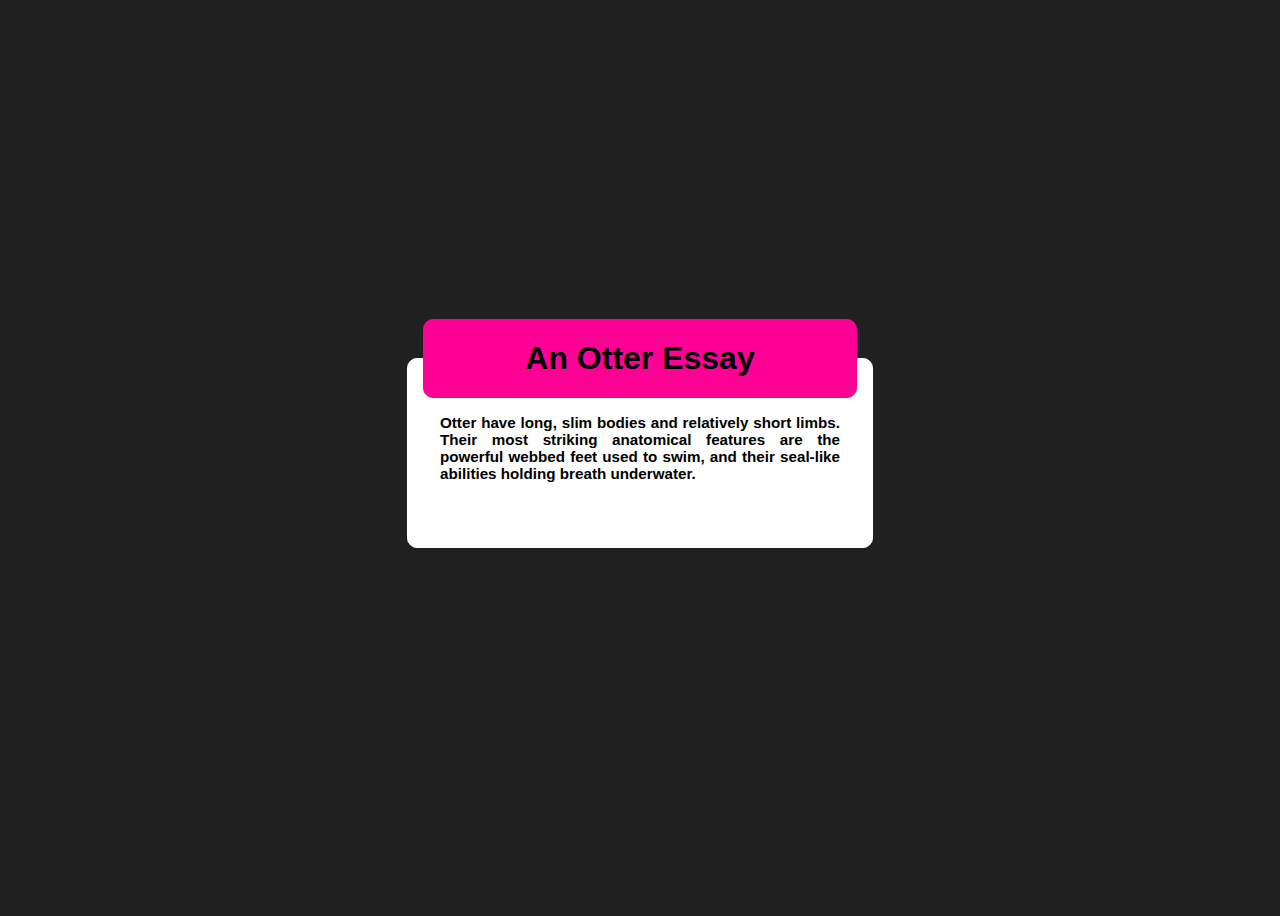
<file: css/index.html>
<!DOCTYPE html>
<html lang="en">
  <head>
    <meta charset="UTF-8" />
    <meta name="viewport" content="width=device-width, initial-scale=1.0" />
    <title>Assignment 1</title>
    <link rel="stylesheet" href="./styles/assignment1.css" />
  </head>
  <body>
    <div class="main">
      <div class="parent">
        <h1>An Otter Essay</h1>
      </div>
      <p class="child">
        Otter have long, slim bodies and relatively short limbs. Their most
        striking anatomical features are the powerful webbed feet used to swim,
        and their seal-like abilities holding breath underwater.
      </p>
    </div>
  </body>
</html>
</file>
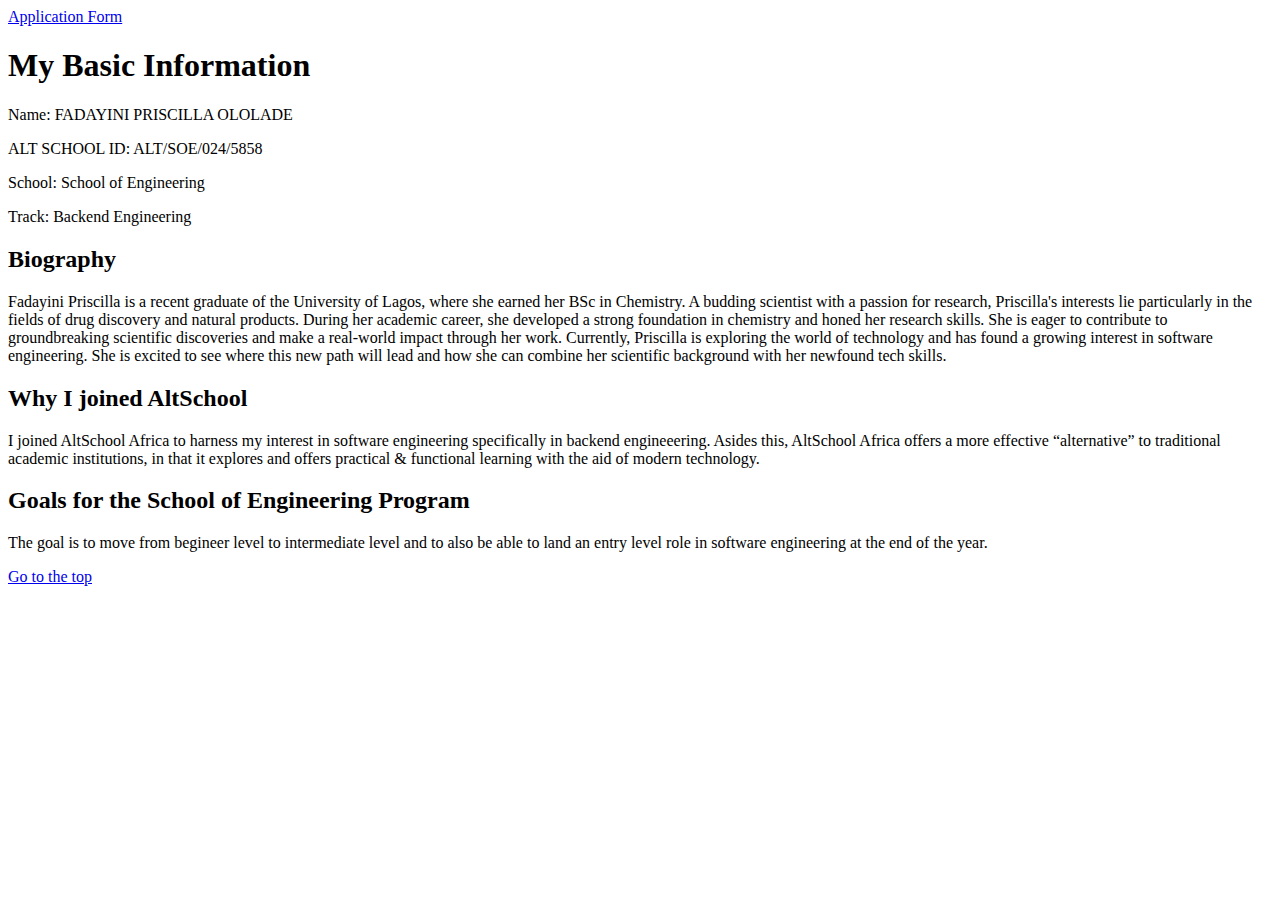
<file: HTML Assignment 1/index.html>
<!DOCTYPE html>
<html lang="en">
<head>
    <meta charset="UTF-8">
    <meta name="viewport" content="width=device-width, initial-scale=1.0">
    <title>My Basic Information</title>
</head>
<body id="top">
    <a href="./form.html">Application Form</a>
    <main>
        <h1>My Basic Information</h1>
        <p>Name: FADAYINI PRISCILLA OLOLADE</p>
        <p>ALT SCHOOL ID: ALT/SOE/024/5858</p>
        <p>School: School of Engineering</p>
        <p>Track: Backend Engineering</p>
        <section>
            <h2> Biography</h2>
            <p>Fadayini Priscilla is a recent graduate of the University of Lagos, where she earned her BSc in Chemistry.  A budding scientist with a passion for research, Priscilla's interests lie particularly in the fields of drug discovery and natural products.  During her academic career, she developed a strong foundation in chemistry and honed her research skills.  She is eager to contribute to groundbreaking scientific discoveries and make a real-world impact through her work.  Currently, Priscilla is exploring the world of technology and has found a growing interest in software engineering.  She is excited to see where this new path will lead and how she can combine her scientific background with her newfound tech skills.</p>
        </section>
        <section>
            <h2> Why I joined AltSchool</h2>
            <p>I joined AltSchool Africa to harness my interest in software engineering specifically in backend engineeering. Asides this,  AltSchool Africa offers a more effective “alternative” to traditional academic institutions, in that it explores and offers practical & functional learning with the aid of modern technology.</p>
        </section>
        <section>
            <h2> Goals for the School of Engineering Program</h2>
            <p>The goal is to move from begineer level to intermediate level and to also be able to land an entry level role in software engineering at the end of the year.</p>
        </section>
    </main>
    <footer><a href="#top">Go to the top</footer>
</body>
</html>
</file>
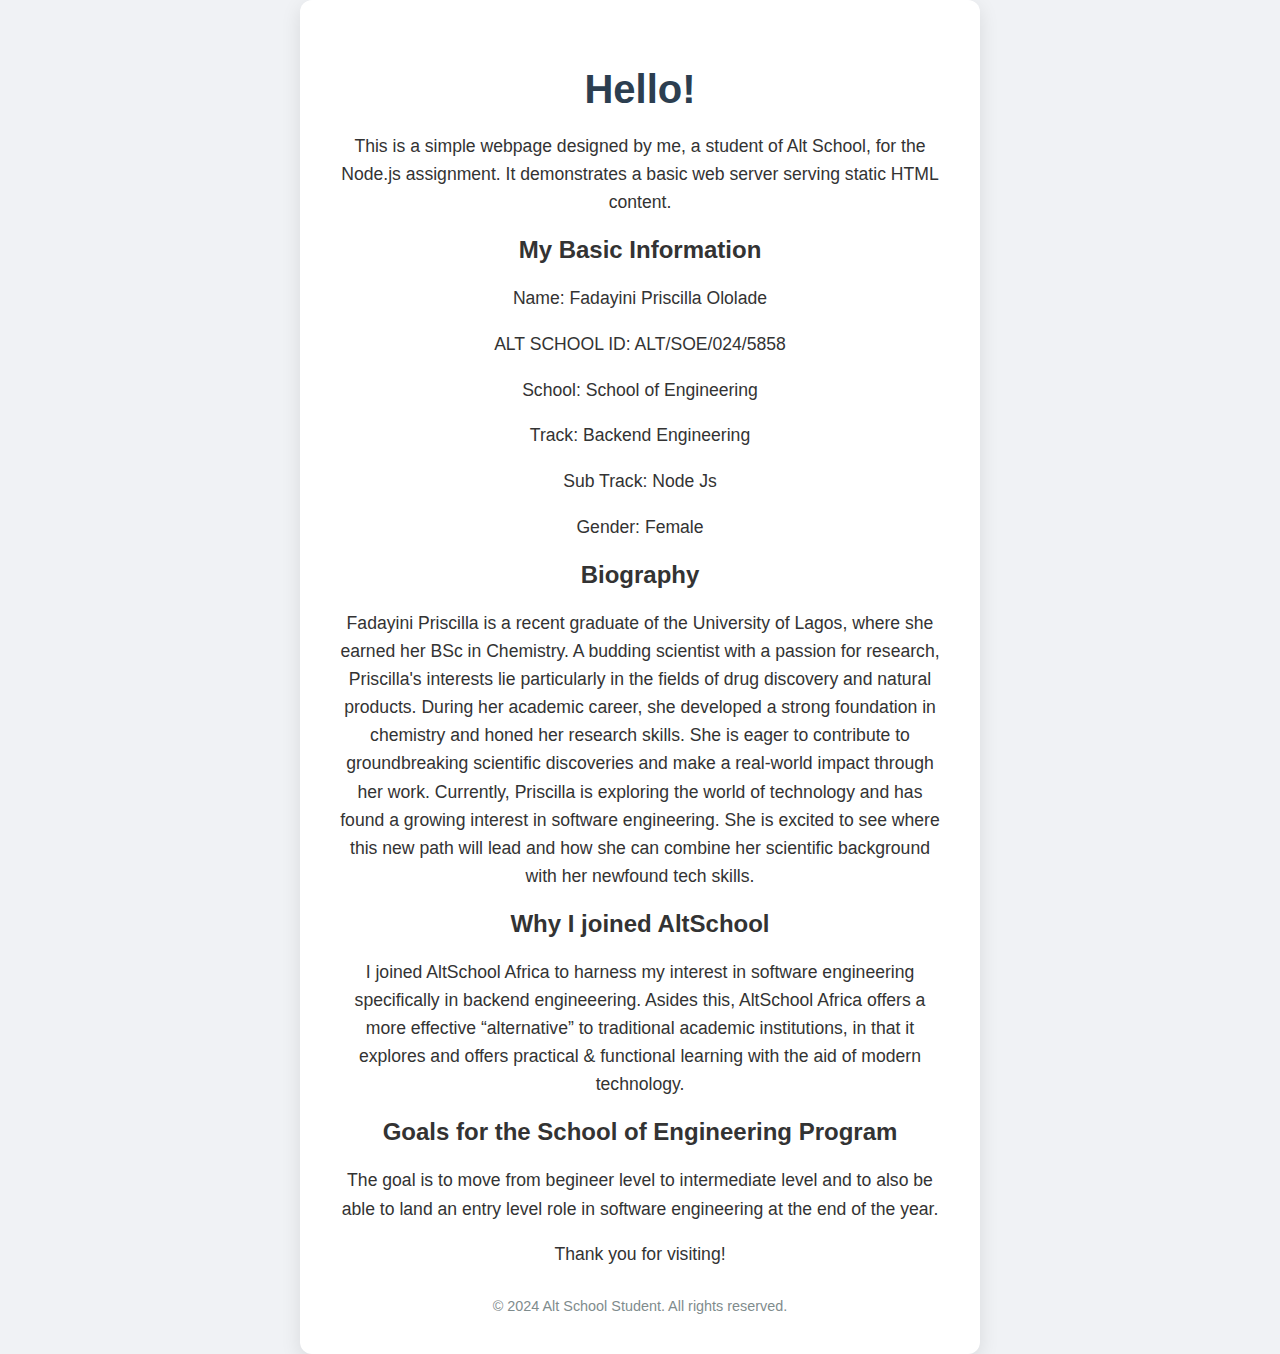
<file: web_server/index.html>
<!DOCTYPE html>
<html lang="en">
<head>
    <meta charset="UTF-8">
    <meta name="viewport" content="width=device-width, initial-scale=1.0">
    <title>Student Webpage - Alt School</title>
    <style>
        body {
            font-family: 'Inter', sans-serif;
            display: flex;
            justify-content: center;
            align-items: center;
            min-height: 100vh;
            margin: 0;
            background-color: #f0f2f5;
            color: #333;
            text-align: center;
        }
        .container {
            background-color: #ffffff;
            padding: 40px;
            border-radius: 12px;
            box-shadow: 0 6px 20px rgba(0, 0, 0, 0.1);
            max-width: 600px;
            width: 90%;
        }
        h1 {
            color: #2c3e50;
            margin-bottom: 20px;
            font-size: 2.5em;
        }
        p {
            font-size: 1.1em;
            line-height: 1.6;
            margin-bottom: 15px;
        }
        .footer {
            margin-top: 30px;
            font-size: 0.9em;
            color: #7f8c8d;
        }
    </style>
</head>
<body>
    <div class="container">
        <h1>Hello!</h1>
        <p>
            This is a simple webpage designed by me, a student of Alt School, for the Node.js assignment.
            It demonstrates a basic web server serving static HTML content.
        </p>
        <section>
            <h2>My Basic Information</h2>
            <p>Name: Fadayini Priscilla Ololade</p>
            <p>ALT SCHOOL ID: ALT/SOE/024/5858</p>
            <p>School: School of Engineering</p>
            <p>Track: Backend Engineering</p>
            <p>Sub Track: Node Js</p>
            <p>Gender: Female</p>
        </section>
        
        <section>
            <h2> Biography</h2>
            <p>Fadayini Priscilla is a recent graduate of the University of Lagos, where she earned her BSc in Chemistry.  A budding scientist with a passion for research, Priscilla's interests lie particularly in the fields of drug discovery and natural products.  During her academic career, she developed a strong foundation in chemistry and honed her research skills.  She is eager to contribute to groundbreaking scientific discoveries and make a real-world impact through her work.  Currently, Priscilla is exploring the world of technology and has found a growing interest in software engineering.  She is excited to see where this new path will lead and how she can combine her scientific background with her newfound tech skills.</p>
        </section>
        <section>
            <h2> Why I joined AltSchool</h2>
            <p>I joined AltSchool Africa to harness my interest in software engineering specifically in backend engineeering. Asides this,  AltSchool Africa offers a more effective “alternative” to traditional academic institutions, in that it explores and offers practical & functional learning with the aid of modern technology.</p>
        </section>
        <section>
            <h2> Goals for the School of Engineering Program</h2>
            <p>The goal is to move from begineer level to intermediate level and to also be able to land an entry level role in software engineering at the end of the year.</p>
        </section>
        <p>
            Thank you for visiting!
        </p>
        <div class="footer">
            &copy; 2024 Alt School Student. All rights reserved.
        </div>
    </div>
</body>
</html>
</file>
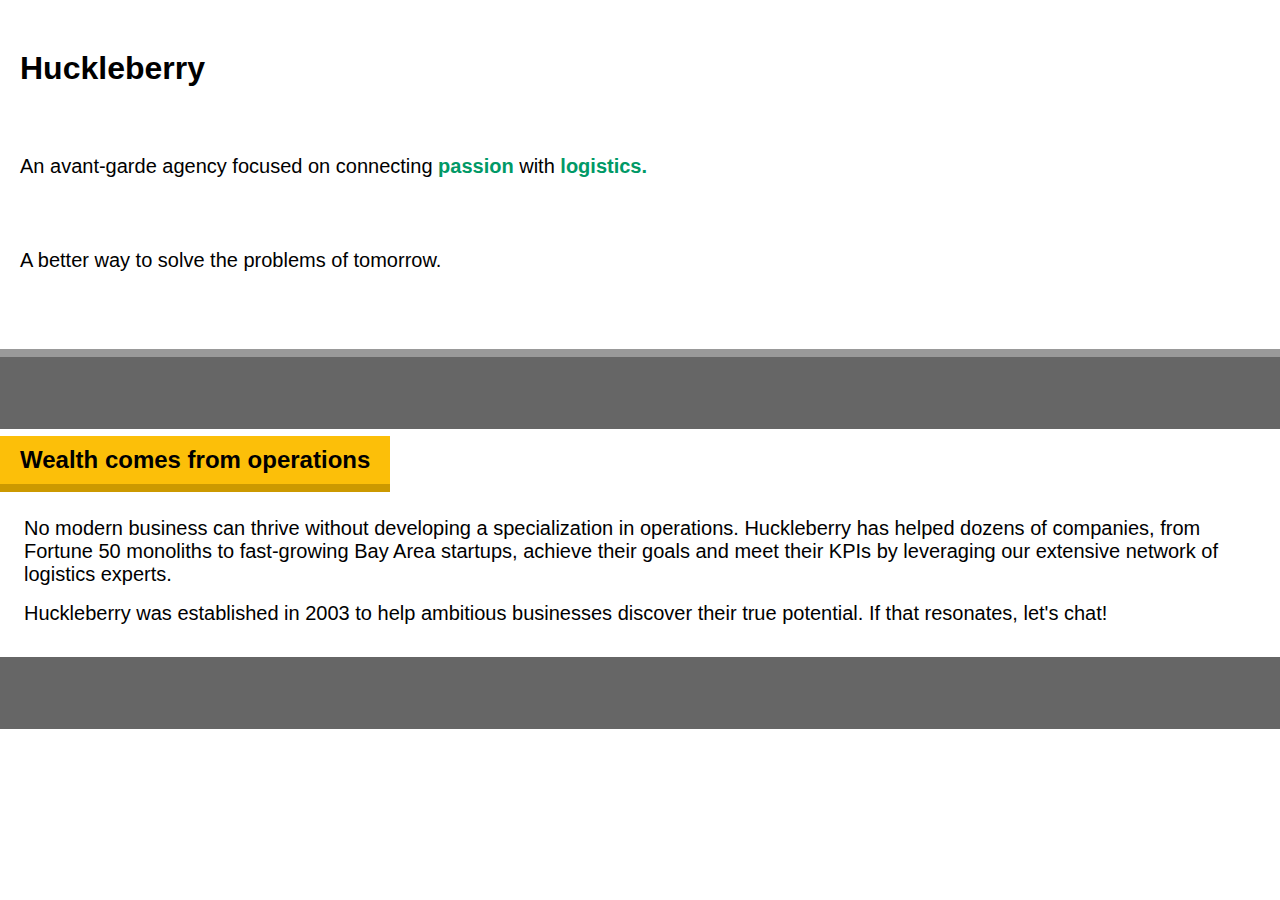
<file: css/index 2.html>
<!DOCTYPE html>
<html lang="en">
  <head>
    <meta charset="UTF-8" />
    <meta name="viewport" content="width=device-width, initial-scale=1.0" />
    <title>Assignment 2</title>
    <link rel="stylesheet" href="./styles/assignment2.css" />
  </head>
  <body>
    <div class="header">
      <h1>Huckleberry</h1>

      <p>
        An avant-garde agency focused on connecting
        <span> passion </span>
        with
        <span> logistics. </span>
      </p>

      <p>A better way to solve the problems of tomorrow.</p>
    </div>
      <div class="container">
        <div class="content">
          <div class="sub-heading">
            <h2>Wealth comes from operations</h2>
          </div>

          <div class="text">
            <p>
              No modern business can thrive without developing a specialization
              in operations. Huckleberry has helped dozens of companies, from
              Fortune 50 monoliths to fast-growing Bay Area startups, achieve
              their goals and meet their KPIs by leveraging our extensive
              network of logistics experts.
            </p>
            <p>
              Huckleberry was established in 2003 to help ambitious businesses
              discover their true potential. If that resonates, let's chat!
            </p>
          </div>
        </div>
      </div>
  </body>
</html>
</file>
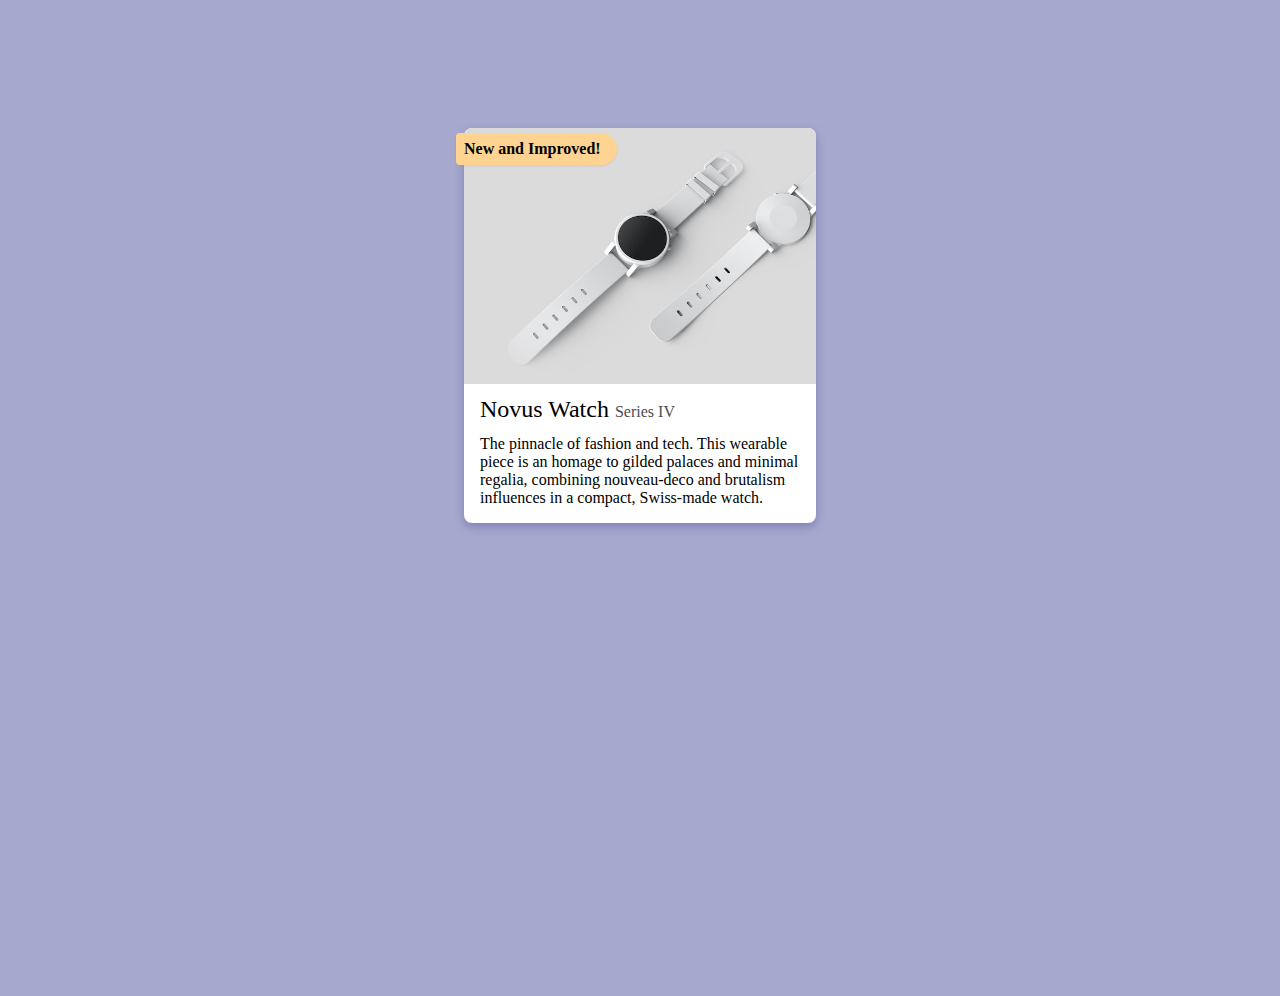
<file: css/index 3.html>
<!DOCTYPE html>
<html lang="en">
  <head>
    <meta charset="UTF-8" />
    <meta name="viewport" content="width=device-width, initial-scale=1.0" />
    <title>Assignment 3: Novus Watch</title>
    <link rel="stylesheet" href="./styles/assignment3.css" />
  </head>
  <body>
    <section class="wrapper">
      <div class="photo">
        <img alt="Novus watch series IV" src="./images/watch.png" />
      </div>
      <p class="tag">New and Improved!</p>
      <h1 class="header">
        Novus Watch
        <span>Series IV</span>
      </h1>
      <p>
        The pinnacle of fashion and tech. This wearable piece is an homage to
        gilded palaces and minimal regalia, combining nouveau-deco and brutalism
        influences in a compact, Swiss-made watch.
      </p>
    </section>
  </body>
</html>
</file>
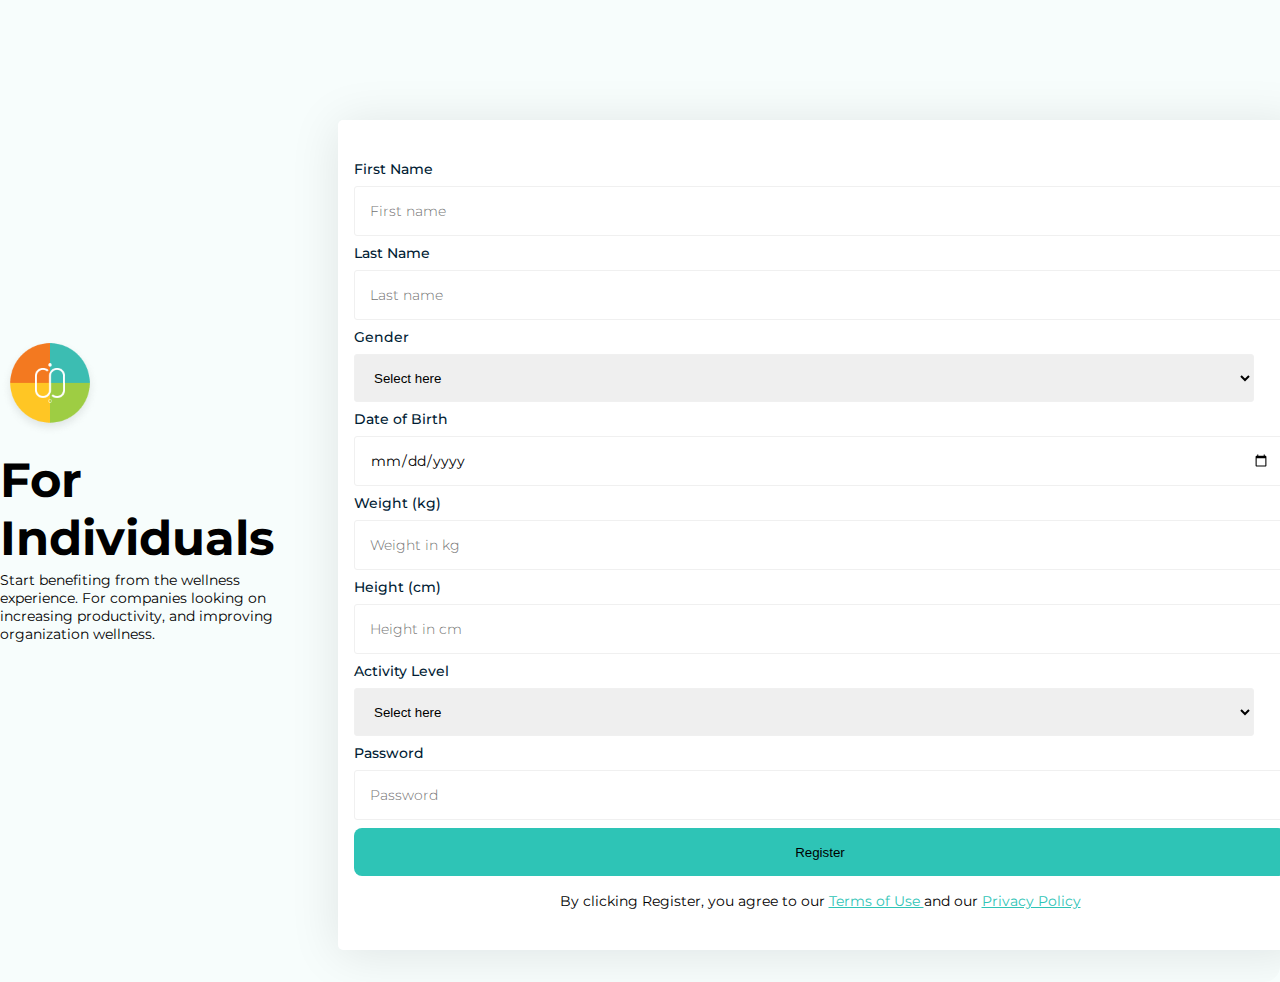
<file: css/index 4.html>
<!DOCTYPE html>
<html lang="en">
  <head>
    <meta charset="UTF-8" />
    <meta name="viewport" content="width=device-width, initial-scale=1.0" />
    <title>Assignment 4</title>
    <link rel="stylesheet" href="styles/assignment4.css" />
  </head>
  <body>
    <div class="main">
      <div class="column-left">
        <img src="images/logo.png" alt="brand logo" class="logo" />
        <h1>For Individuals</h1>
        <p class="main-text">
          Start benefiting from the wellness experience. For companies looking
          on increasing productivity, and improving organization wellness.
        </p>
      </div>
      <div class="column-right">
        <form action="" class="form">
          <div class="form-field">
            <div>
              <label class="FirstName">First Name</label>
              <input type="text" placeholder="First name" />
            </div>
            <div>
              <label class="LastName">Last Name</label>
              <input type="text" placeholder="Last name"/>
            </div>
            <div>
              <label class="Gender">Gender</label>
              <select name="gender" id="gender">
                <option value="select" selected disabled>Select here</option>
                <option value="male">Male</option>
                <option value="female">Female</option>
              </select>
            </div>
            <div>
              <label class="DOB">Date of Birth</label>
              <input type="date"/>
            </div>
            <div>
              <label class="Weight">Weight (kg)</label>
              <input type="text" placeholder="Weight in kg"/>
            </div>
            <div>
              <label class="Height">Height (cm)</label>
              <input type="text" placeholder="Height in cm" name="height" />
            </div>
            <div>
              <label class="ActivityLevel">Activity Level</label
              >
              <select name="activityLevel">
                <option value="" selected disabled>Select here</option>
                <option value="low">Low</option>
                <option value="medium">Medium</option>
                <option value="high">High</option>
                <option value="advanced">Advanced</option>
              </select>
            </div>
            <div>
              <label class="password">Password</label>
              <input type="password" placeholder="Password" />
            </div>
            <div class="span-full">
              <button type="submit" class="submit-btn">
                Register
              </button>
              <p class="footer-text">
                By clicking Register, you agree to our
                <a href="#" class="link"> Terms of Use </a>
                and our
                <a href="#" class="link"> Privacy Policy </a>
              </p>
            </div>
          </div>
        </form>
      </div>
    </div>
  </body>
</html>
</file>
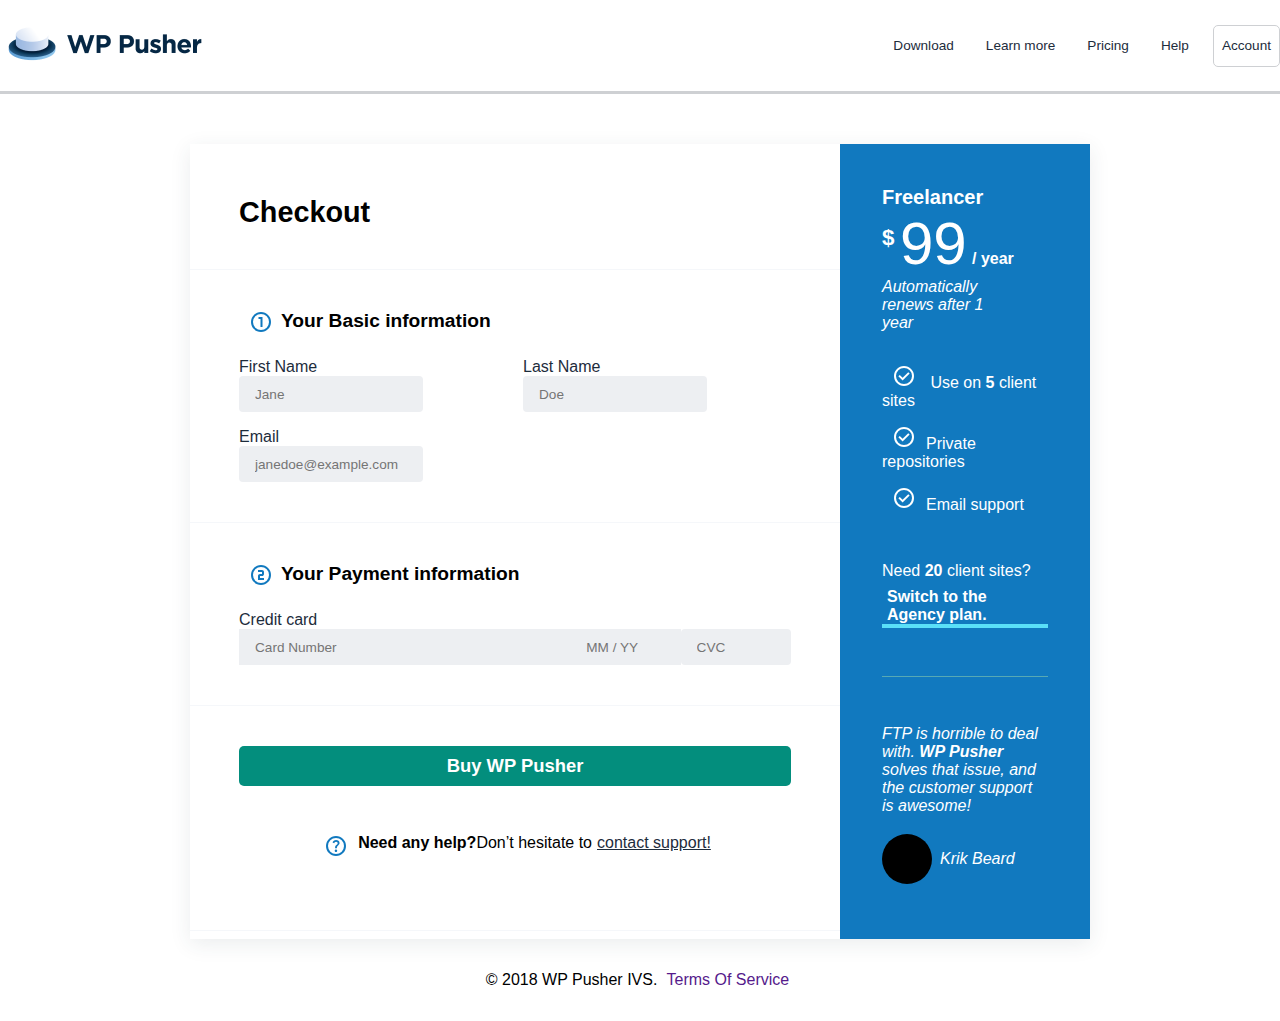
<file: css/index 5.html>
<!DOCTYPE html>
<html lang="en">
  <head>
    <meta charset="UTF-8" />
    <meta name="viewport" content="width=device-width, initial-scale=1.0" />
    <title>Assignment 5</title>
    <link rel="stylesheet" href="./styles/assignment5.css" />
    <link rel="stylesheet" href="https://fonts.googleapis.com/icon?family=Material+Icons" />
  </head>
  <body>
    <!-- Navigation section -->
    <header class="header">
      <div>
        <a href="/#" class="logo">
          <img src="./images/wp-pusher.png" alt="" />
        </a>
      </div>
      <nav>
        <ul class="nav-list">
          <li>
            <a href="#" class="btn">Download</a>
          </li>
          <li>
            <a href="#" class="btn">Learn more</a>
          </li>
          <li>
            <a href="#" class="btn">Pricing</a>
          </li>
          <li>
            <a href="#" class="btn">Help</a>
          </li>
          <li>
            <a href="#" class="btn outline">Account</a>
          </li>
        </ul>
      </nav>
    </header>

    <main>
      <div class="form-container">
        <div class="checkout">
          <div class="form-title">
            <h1>Checkout</h1>
          </div>

          <div class="form-section">
            <div class="step-section">
              <div class="count">
                <p><svg xmlns="http://www.w3.org/2000/svg" height="24px" viewBox="0 -960 960 960" width="24px" fill="#5f6368"><path d="M480-80q-83 0-156-31.5T197-197q-54-54-85.5-127T80-480q0-83 31.5-156T197-763q54-54 127-85.5T480-880q83 0 156 31.5T763-763q54 54 85.5 127T880-480q0 83-31.5 156T763-197q-54 54-127 85.5T480-80Zm0-80q134 0 227-93t93-227q0-134-93-227t-227-93q-134 0-227 93t-93 227q0 134 93 227t227 93Zm0-320Zm-20 200h80v-400H380v80h80v320Z"/></svg> </p>
              </div>
              <p class="title">Your Basic information</p>
            </div>

            <div class="">
              <div class="info">
                <div class="input">
                  <label for="firstname">First Name</label>
                  <input type="text" placeholder="Jane" />
                </div>
                <div class="input">
                  <label for="lastname">Last Name</label>
                  <input type="text" placeholder="Doe" />
                </div>
                <div class="input email">
                  <label for="email">Email</label>
                  <input
                    type="text"
                    name="email"
                    placeholder="janedoe@example.com"
                  />
                </div>
              </div>
            </div>
          </div>

          <div class="form-section">
            <div class="step-section">
              <div class="count">
                <p><svg xmlns="http://www.w3.org/2000/svg" height="24px" viewBox="0 -960 960 960" width="24px" fill="#5f6368"><path d="M480-80q-83 0-156-31.5T197-197q-54-54-85.5-127T80-480q0-83 31.5-156T197-763q54-54 127-85.5T480-880q83 0 156 31.5T763-763q54 54 85.5 127T880-480q0 83-31.5 156T763-197q-54 54-127 85.5T480-80Zm0-80q134 0 227-93t93-227q0-134-93-227t-227-93q-134 0-227 93t-93 227q0 134 93 227t227 93Zm0-320ZM360-280h240v-80H440v-80h80q33 0 56.5-23.5T600-520v-80q0-33-23.5-56.5T520-680H360v80h160v80h-80q-33 0-56.5 23.5T360-440v160Z"/></svg></p>
              </div>
              <p class="title">Your Payment information</p>
            </div>

            <div class="">
              <div class="card">
                <div class="input">
                  <label for="card-details">Credit card</label>
                </div>
                <div class="card-info">
                  <input
                    type="text"
                    class="exp"
                    name="number"
                    placeholder="Card Number"
                  />
                  <input
                    type="text"
                    class="exp"
                    name="exp"
                    placeholder="MM / YY"
                  />
                  <input type="text" class="cvc" placeholder="CVC" />
                </div>
              </div>
            </div>
          </div>

          <div class="form-section purchase">
            <button class="btn submit-btn" type="button">Buy WP Pusher</button>
            <p>
              <svg xmlns="http://www.w3.org/2000/svg" height="24px" viewBox="0 -960 960 960" width="24px" fill="#5f6368"><path d="M478-240q21 0 35.5-14.5T528-290q0-21-14.5-35.5T478-340q-21 0-35.5 14.5T428-290q0 21 14.5 35.5T478-240Zm-36-154h74q0-33 7.5-52t42.5-52q26-26 41-49.5t15-56.5q0-56-41-86t-97-30q-57 0-92.5 30T342-618l66 26q5-18 22.5-39t53.5-21q32 0 48 17.5t16 38.5q0 20-12 37.5T506-526q-44 39-54 59t-10 73Zm38 314q-83 0-156-31.5T197-197q-54-54-85.5-127T80-480q0-83 31.5-156T197-763q54-54 127-85.5T480-880q83 0 156 31.5T763-763q54 54 85.5 127T880-480q0 83-31.5 156T763-197q-54 54-127 85.5T480-80Zm0-80q134 0 227-93t93-227q0-134-93-227t-227-93q-134 0-227 93t-93 227q0 134 93 227t227 93Zm0-320Z"/></svg>
              <b> Need any help?</b>
                Don’t hesitate to 
              <a href=""> contact support! </a>
            </p>
          </div>
        </div>

        <!-- Blue container -->
        <div class="plan">
          <div class="">
            <h2 class="plan-title">Freelancer</h2>
            <div class="plan-price">
              <span class="currency">$</span>
              <span class="price">99</span>
              <span class="rate">/ year</span>
            </div>

            <p class="plan-subtext">Automatically renews after 1 year</p>
          </div>

          <div>
            <ul class="benefits">
              <li>
                <svg xmlns="http://www.w3.org/2000/svg" height="24px" viewBox="0 -960 960 960" width="24px" fill="#5f6368"><path d="m424-296 282-282-56-56-226 226-114-114-56 56 170 170Zm56 216q-83 0-156-31.5T197-197q-54-54-85.5-127T80-480q0-83 31.5-156T197-763q54-54 127-85.5T480-880q83 0 156 31.5T763-763q54 54 85.5 127T880-480q0 83-31.5 156T763-197q-54 54-127 85.5T480-80Zm0-80q134 0 227-93t93-227q0-134-93-227t-227-93q-134 0-227 93t-93 227q0 134 93 227t227 93Zm0-320Z"/></svg>
                Use on
                <b> 5 </b>
                client sites
              </li>
              <li><svg xmlns="http://www.w3.org/2000/svg" height="24px" viewBox="0 -960 960 960" width="24px" fill="#5f6368"><path d="m424-296 282-282-56-56-226 226-114-114-56 56 170 170Zm56 216q-83 0-156-31.5T197-197q-54-54-85.5-127T80-480q0-83 31.5-156T197-763q54-54 127-85.5T480-880q83 0 156 31.5T763-763q54 54 85.5 127T880-480q0 83-31.5 156T763-197q-54 54-127 85.5T480-80Zm0-80q134 0 227-93t93-227q0-134-93-227t-227-93q-134 0-227 93t-93 227q0 134 93 227t227 93Zm0-320Z"/></svg>Private repositories</li>
              <li><svg xmlns="http://www.w3.org/2000/svg" height="24px" viewBox="0 -960 960 960" width="24px" fill="#5f6368"><path d="m424-296 282-282-56-56-226 226-114-114-56 56 170 170Zm56 216q-83 0-156-31.5T197-197q-54-54-85.5-127T80-480q0-83 31.5-156T197-763q54-54 127-85.5T480-880q83 0 156 31.5T763-763q54 54 85.5 127T880-480q0 83-31.5 156T763-197q-54 54-127 85.5T480-80Zm0-80q134 0 227-93t93-227q0-134-93-227t-227-93q-134 0-227 93t-93 227q0 134 93 227t227 93Zm0-320Z"/></svg>Email support</li>
            </ul>
          </div>

          <div class="request">
            <p>Need <b>20</b> client sites?</p>
            <a href="#">Switch to the Agency plan. </a>
          </div>

          <div class="review">
            <p>
              FTP is horrible to deal with.
              <b> WP Pusher </b>
              solves that issue, and the customer support is awesome!
            </p>

            <div class="user">
              <div class="avatar"></div>
              <span>Krik Beard</span>
            </div>
          </div>
        </div>
      </div>
    </main>
    <footer>&copy; 2018 WP Pusher IVS.<a href=""> Terms Of Service </a></footer>
  </body>
</html>
</file>
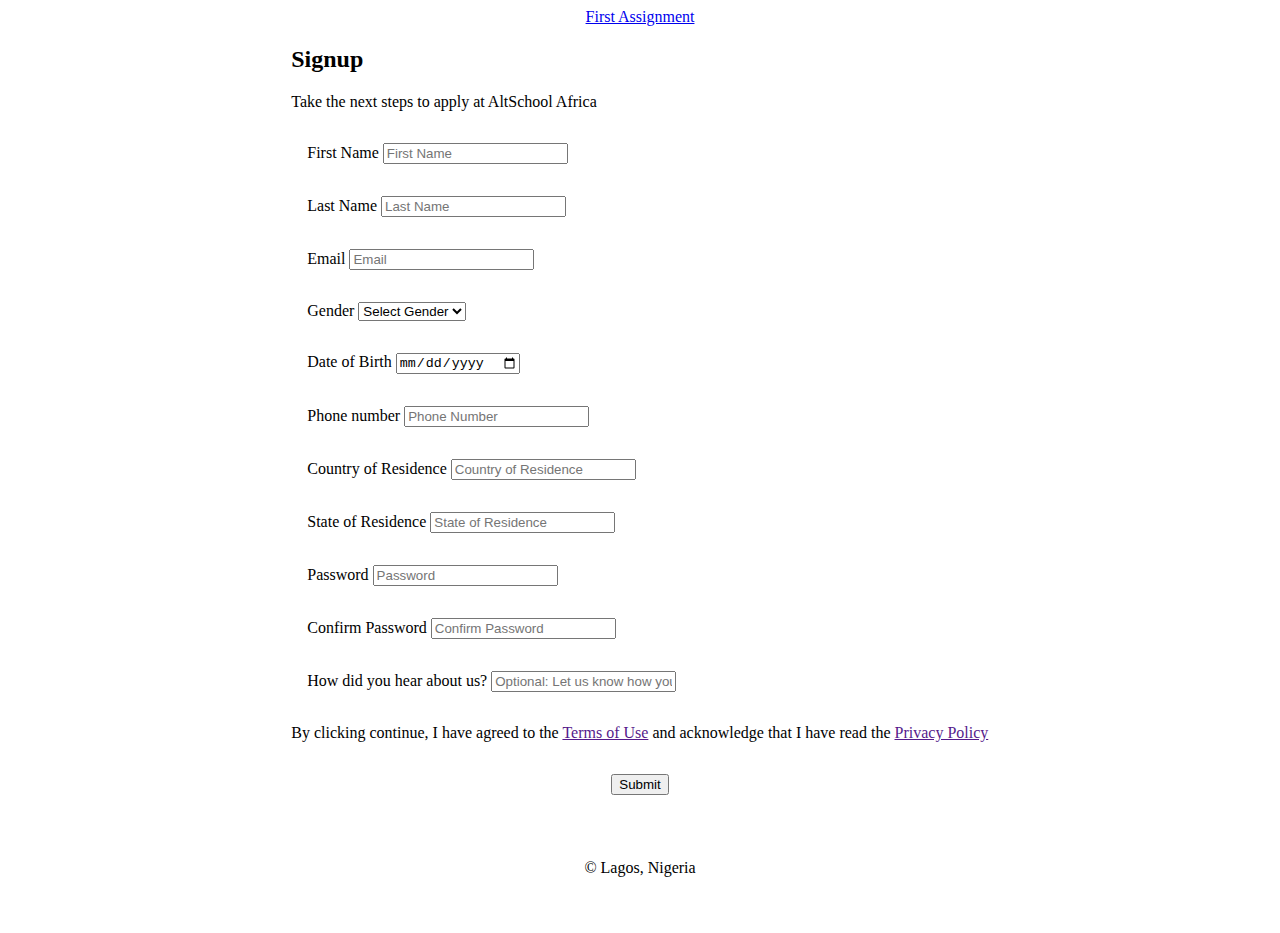
<file: HTML Assignment 1/form.html>
<!DOCTYPE html>
<html lang="en">
<head>
    <meta charset="UTF-8">
    <meta name="viewport" content="width=device-width, initial-scale=1.0">
    <title>AltSchool Application Form</title>
</head>
<body style=" display: flex; flex-direction: column; align-items: center; justify-content: center;" >
    <a href="./index.html">First Assignment</a>
    <main>
        <h2> Signup</h2>
            <p>Take the next steps to apply at AltSchool Africa</p>
        <form action="/submit" method="post">
                <div style="padding: 1rem;">
                    <label for="first_name"> First Name</label>
                    <input placeholder="First Name" type="text" name="firstName" id="first_name" required="">
                </div>

                <div style="padding: 1rem;">
                    <label for="last_name"> Last Name</label>
                    <input placeholder="Last Name" type="text" name="lastName" id="last_name" required="">
                </div>

                <div style="padding: 1rem;">
                    <label> Email
                        <input placeholder="Email" type="email" required="">
                    </label>
                </div>

                <div style="padding: 1rem;">
                    <label>Gender
                        <select>
                            <option value="">Select Gender</option>
                            <option value="male">Male</option>
                            <option value="female">Female</option>
                        </select>
                    </label>
                </div>

                <div style="padding: 1rem;">
                    <label for="date"> Date of Birth
                        <input type="date">
                    </label>
                </div>

                <div style="padding: 1rem;">
                    <label for="number"> Phone number
                        <input placeholder="Phone Number" type="tel" required="">
                    </label>  
                </div>

                <div style="padding: 1rem;">
                    <label> Country of Residence
                        <input placeholder="Country of Residence" required="">
                    </label>
                </div>

                <div style="padding: 1rem;">
                    <label> State of Residence
                        <input placeholder="State of Residence" required="">
                    </label>
                </div>

                <div style="padding: 1rem;">
                    <label> Password
                        <input placeholder="Password" type="password" required="">
                    </label>
                </div>

                <div style="padding: 1rem;">
                    <label> Confirm Password
                        <input placeholder="Confirm Password" type="password" required="">
                    </label>
                </div>

                <div style="padding: 1rem;">
                    <label> How did you hear about us?
                        <input placeholder="Optional: Let us know how you found us">
                    </label>
                </div>

                <p> By clicking continue, I have agreed to the <a href="">Terms of Use</a> and acknowledge that I have read the <a href="">Privacy Policy</a></p>
                <div style="padding: 1rem 20rem;">
                    <button type="submit" >Submit</button>
                </div>
            </form>
    </main>
    
    <footer style="padding: 3rem;">&copy; Lagos, Nigeria</footer>
</body>
</html>
</file>
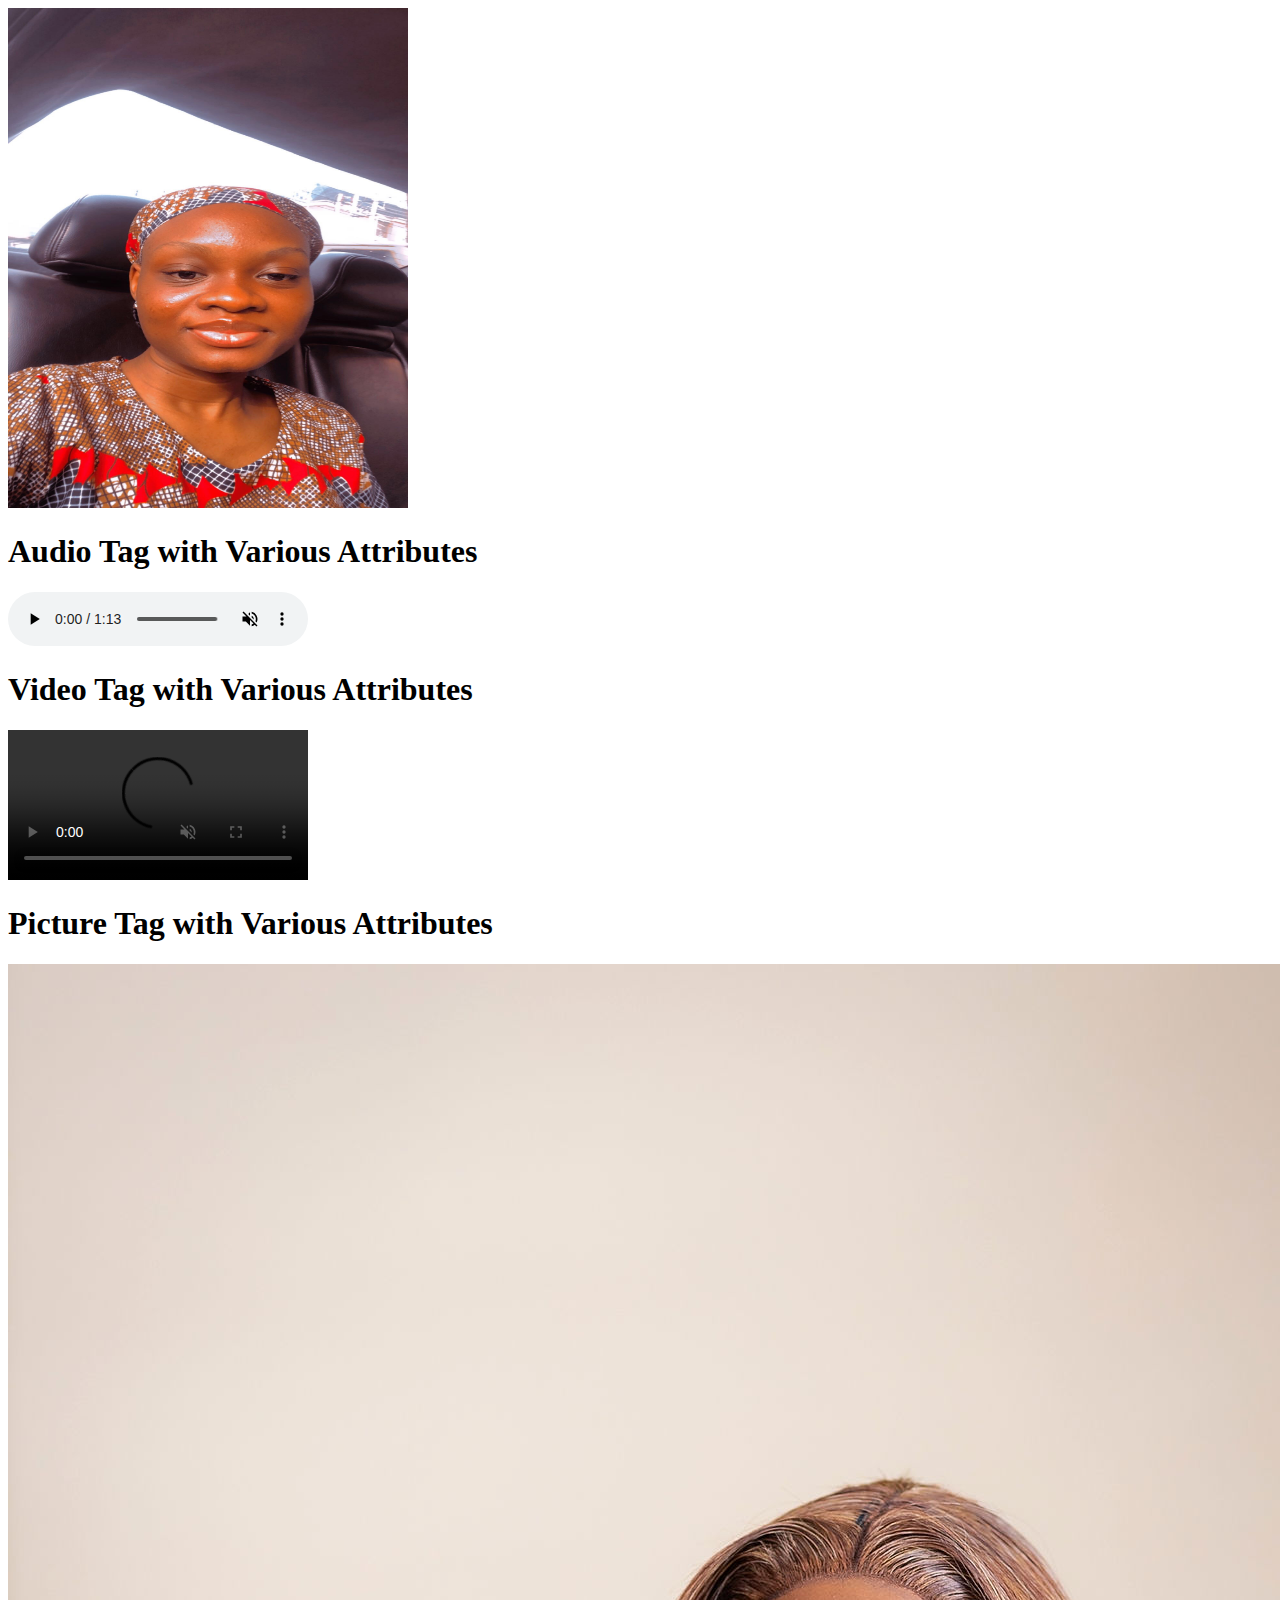
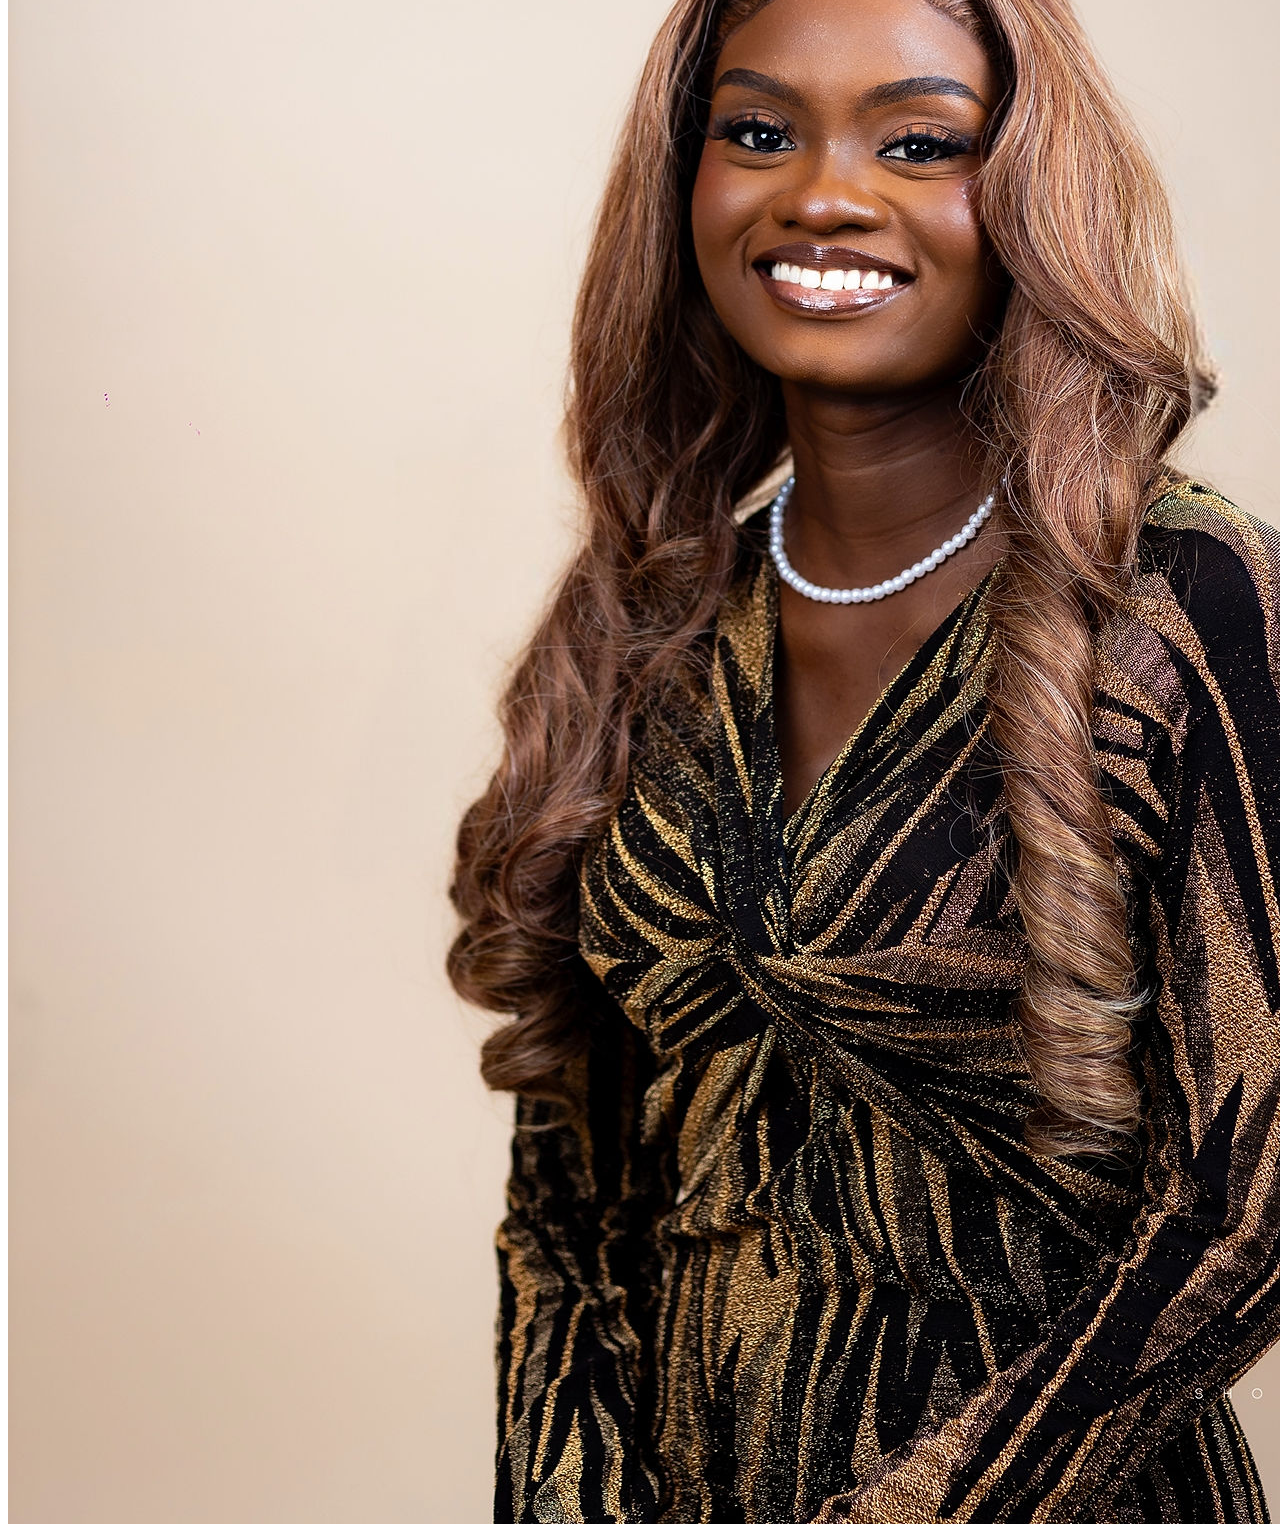
<file: HTML Assignment 2/media.html>
<!DOCTYPE html>
<html lang="en">
<head>
    <meta charset="UTF-8">
    <meta name="viewport" content="width=device-width, initial-scale=1.0">
    <title>Document</title>
</head>
<body>
    <section id="images">
        <img src="./assets/IMG-0134.JPG" alt="Priscilla" height="500" width="400"/>
    </section>
    <section id="audio">
        <h1>Audio Tag with Various Attributes</h1>
    <audio controls autoplay loop muted preload="auto" crossorigin="anonymous">
        <source src="./assets/New Recording 22.mp3" type="audio/mpeg">
        Your browser does not support the audio tag.
    </audio>
    </section>
    <section id="video">
        <h1>Video Tag with Various Attributes</h1>
    <video controls autoplay loop muted preload="auto" crossorigin="anonymous">
        <source src="./assets/IMG_7091.mp4" type="video/mp4">
        Your browser cannot support the video element.
    </video>
    </section>
    <section id="picture"><h1>Picture Tag with Various Attributes</h1>
        <picture>
            <source srcset="./assets/IMG_7006.JPG" media="(min-width: 300px)" />
            <source srcset="./assets/IMG_7006.JPG" media="(min-width: 6000px)" />
            <source srcset="./assets/IMG_7006.JPG" media="(min-width: 900px)" />
            <img src="./assets/IMG_7006-small.jpg" alt="My Image Description" />
        </picture></section>
</body>
</html>
</file>
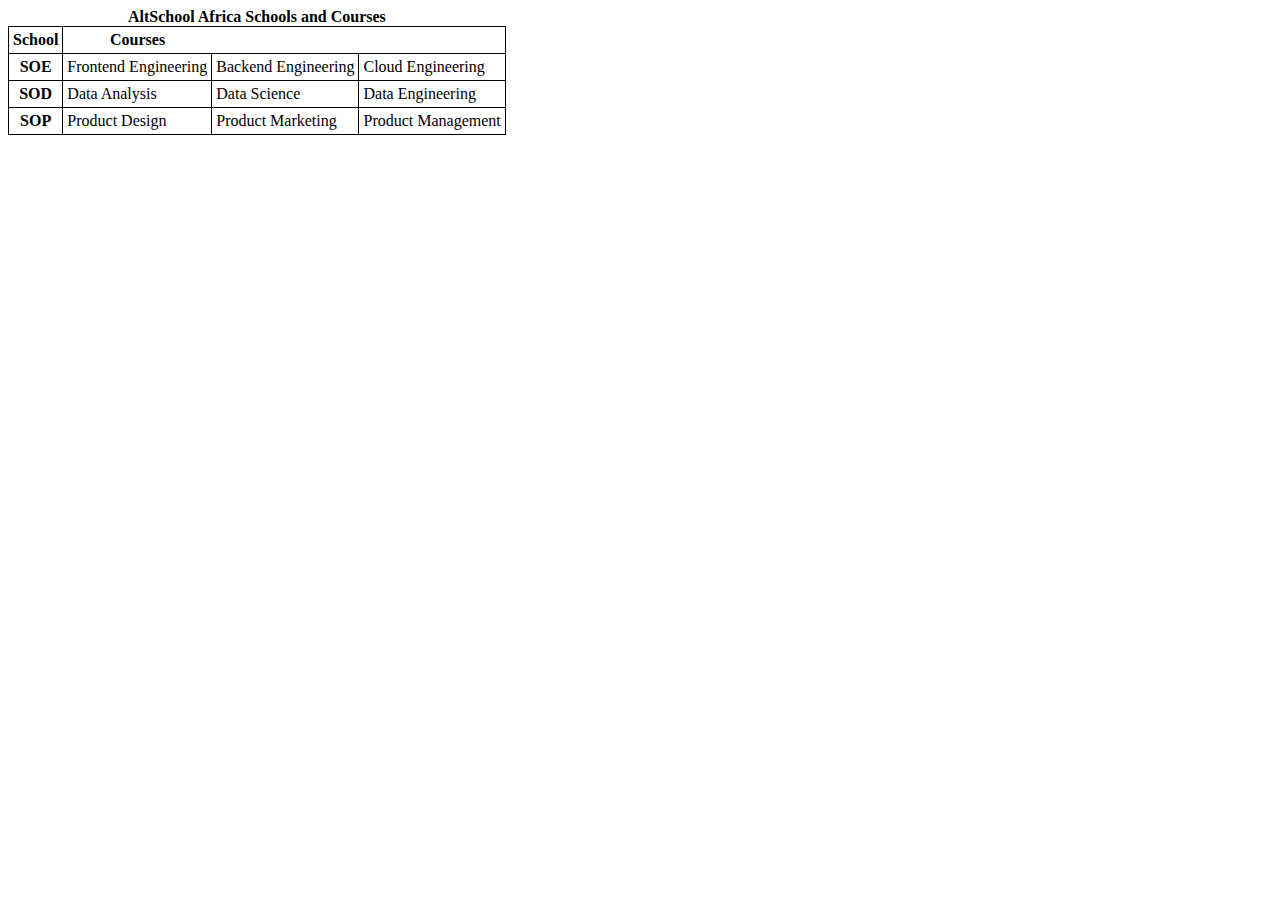
<file: HTML Assignment 2/table.html>
<!DOCTYPE html>
<html lang="en">
<head>
  <meta charset="UTF-8">
  <meta name="viewport" content="width=device-width, initial-scale=1.0">
  <title>Document</title>
</head>
<body>
  <table style="border: 1px solid black; border-collapse: collapse;">
    <caption style="font-weight: 900;">AltSchool Africa Schools and Courses</caption>
    <thead>
      <tr  style="border: 1px solid black;">
        <th  style="border: 1px solid black; padding: 4px;" scope="col">School</th>
        <th scope="col">Courses</th>
      </tr>
    </thead>
    <tbody>
      <tr>
        <th style="border: 1px solid black;"scope="row">SOE</th>
        <td style="border: 1px solid black; padding: 4px;">Frontend Engineering</td>
        <td style="border: 1px solid black; padding: 4px;">Backend Engineering</td>
        <td style="border: 1px solid black; padding: 4px;">Cloud Engineering</td>
      </tr>
      <tr>
        <th style="border: 1px solid black;"scope="row">SOD</th>
        <td style="border: 1px solid black; padding: 4px;">Data Analysis</td>
        <td style="border: 1px solid black; padding: 4px;">Data Science</td>
        <td style="border: 1px solid black; padding: 4px;">Data Engineering</td>
      </tr>
      <tr>
        <th style="border: 1px solid black;" scope="row">SOP</th>
        <td style="border: 1px solid black; padding: 4px;">Product Design</td>
        <td style="border: 1px solid black; padding: 4px;">Product Marketing</td>
        <td style="border: 1px solid black; padding: 4px;">Product Management</td>
      </tr>
    </tbody>
  </table>
</body>
</html>
</file>
<file: css/styles/assignment1.css>
body {
  background-color: #202020;
  height: 100vh;
  text-align: center;
  justify-content: center;
  align-items: center;
  flex-direction: column;
  position: relative;
  /*border: 20px solid lightgray ;*/
  font-family:Verdana, Geneva, sans-serif;
}
.main {
  border: 1px solid #fff;
  max-width: 400px;
  padding: 0 2rem 50px;
  margin: auto;
  background: #fff;
  border-radius: 10px;
  display: flex;
  flex-direction: column;
  justify-content: center;
  top: 350px;
  align-items: center;
  position: relative;
}

.parent {
  background-color: #ff0095;
  padding: 20px 1rem;
  width: 100%;
  border: 1px solid #ff0095;
  border-radius: 10px;
  margin-top: -40px;
}

.parent h1 {
  margin: 0;
  font-weight: 900;
  font-size: 2rem;
  text-align: center;
}

.child {
  font-weight: 600;
  font-size: 0.95rem;
  text-align: justify;
  margin-top: 1rem;
}

@media (max-width: 600px) {
  .header h1 {
    font-size: 1.8rem;
  }
}

@media (max-width: 370px) {
  .header h1 {
    font-size: 1.5rem;
  }

  .child {
    font-size: 0.8rem;
  }
}
</file>
<file: css/styles/assignment2.css>
* {
  font-family: "lato", sans-serif;
  margin: 0px;
}

.container {
  background: #666666;
  padding-block: 72px;
  border-top: 8px solid #999999;
  border-left: 0px;
}

.header {
  padding-block: 96px 64px;
  max-width: 1500px;
  padding: 10px 20px;
}

.header h1 {
  font-size: 2rem;
  margin-bottom: 48px;
  margin-top: 40px;
}

.header p {
  font-size: 1.25rem;
  line-height: 30px;
  margin-block: 4rem;
}

.header p span {
  font-weight: 800;
  color: #009966;
}

.content {
  background-color: white;
  padding-block: 1rem;
  position: relative;
}

.content .text {
  padding-inline: 1.5rem;
  font-size: 1.25rem;
  margin-top: 1rem;
}

.content .sub-heading {
  display:inline-block;
  position: relative;
  background-color: #fcbf09; /* Yellow background */
  color: #000; /* Black text */
  font-weight: 800;
  padding: 10px 20px;
  border-bottom: 8px solid #cc9900;
  max-width: 90%;
  top: -9px;
}

.content .sub-heading h2 {
  font-size: 1.5rem;
}

.content .text p {
  margin-block: 1rem;
}

@media (max-width: 1279px) {
  .container {
    padding-inline: 150px;
  }
}

@media (max-width: 995px) {
  .container {
    padding-inline: 60px;
  }
}

@media (max-width: 768px) {
  .container {
    padding-inline: 0;
  }
  .header {
    padding-inline: 1.5rem;
  }
}
</file>
<file: css/styles/assignment3.css>
*{
margin: 0px;
}

body {
  background: hsl(238deg 28% 73%);
  /*border: 20px solid rgb(203, 203, 228);*/
  line-height: normal;
  padding: 48px 16px;
  height: 100vh;
}

.wrapper {
  max-width: 320px;
  margin: 80px auto;
  padding: 16px;
  border-radius: 8px;
  background: white;
  position: relative;
  box-shadow: 0px 4px 8px rgba(92, 94, 163, 0.5);
}

.photo {
  margin: -16px;
  margin-bottom: 12px;
}

.photo img {
  display: block;
  width: 100%;
  border-radius: 8px 8px 0px 0px;
}

h1.header {
  font-size: 1.5rem;
  font-weight: 500;
  margin-bottom: 0.5em;
}

h1.header span {
  font-size: 1rem;
  color: hsl(0deg 0% 30%);
  font-weight: 300;
}

.tag {
  padding-left: 8px;
  padding-right: 16px;
  font-size: 1rem;
  line-height: 2;
  font-weight: 500;
  background: #ffd492;
  box-shadow: 0px 1px 2px rgba(166, 149, 63, 0.2);
  position: absolute;
  top: 5px;
  left: -8px;
  border-radius: 4px 1rem 1rem 4px;
  font-weight: 700;
}
</file>
<file: css/styles/assignment4.css>
@import url('https://fonts.googleapis.com/css2?family=Afacad+Flux:wght@100..1000&family=Montserrat:ital,wght@0,100..900;1,100..900&family=Roboto:ital,wght@0,100;0,300;0,400;0,500;0,700;0,900;1,100;1,300;1,400;1,500;1,700;1,900&display=swap');
:root {
  --brand: #2ec4b6;
  --border: #f0f0f0;
  --background: #f7fdfc;
  --secondary: #011c34;
  --placeholder: #737373;
  --transition: all 300ms ease;
}

input {
  all: unset;
}

* {
  margin: 0;
  padding: 0;
  box-sizing: border-box;
  outline: 0;
  border: 0;
  text-decoration: none;
}

h1 {
  font-size: 3rem;
  margin-top: 12px;
  margin-bottom: 0.3rem;
}

select {
  outline: none;
}

body {
  background: var(--background);
  font-family: "Montserrat", serif;
  font-size: 0.9rem;
  display: grid;
  place-items: center;
}

.main {
  width: 100%;
  display: grid;
  grid-template-columns: 1fr 1fr;
  align-items: center;
  border-radius: 1rem;
  overflow: hidden;
}

.sub-head {
  max-width: 460px;
}

.logo {
  height: 100px;
  width: 100px;
  object-fit: cover;
  display: block;
}


.form-field {
  background: #fff;
  box-shadow: 0px 4px 50px 0px #0408131a;
  padding: 1rem;
  padding-block: 40px;
  border-radius: 5px;
  display:flex;
  flex-direction: column;
  gap: 0.5rem;
  margin-top: 40px;
  width: 100%;
}

.form-field label {
  color: var(--secondary);
}

.form-field input,
.form-field select {
  border-radius: 3px;
  border: 1px solid var(--border);
  transition: 500ms ease-in-out;
  height: 3rem;
  padding: 0 15px;
  width: 100vh;
  margin-top: 8px;
  outline: none;
  position: relative;
}

.form-field input::placeholder,
.placeholder {
  color: var(--placeholder);
  font-weight: 300;
}

.form-field input:focus, .form-field select:focus {
  border-color: var(--brand);
}

label {
  font-weight: 500;
  
}

.span-full {
  grid-column: 1/3;
}

.column-right {
  padding: 2rem 4rem;
}

.column-left {
  display: grid;
  place-content: center;
  height: 100%;
}

.form{
  display: flex;
flex-direction: column;
gap: 1rem;
margin-top: 3rem;
}

.submit-btn {
  height: 3rem;
  display: flex;
  align-items: center;
  justify-content: center;
  gap: 0.7rem;
  padding: 0.8rem 1.5rem;
  border-radius: 0.5rem;
  cursor: pointer;
  width: 100%;
  background-color: var(--brand);
  transition: var(--transition);
}
.submit-btn:hover {
  background: var(--placeholder);
}

.footer-text {
  margin-top: 1rem;
  text-align: center;
  display: block;
}

.footer-text .link {
  color: var(--brand);
  text-decoration: underline;
}

@media screen and (max-width: 600px) {
  body {
    display: block;
  }

  h1 {
    font-size: 1.5rem;
  }

  .main {
    grid-template-columns: 1fr;
    width: 100vw;
    overflow: visible;
  }

  .column-right {
    grid-row: 2/3;
    padding: 2rem 1.5rem;
  }

.column-left {
  padding: 1.5rem;

}

  .form {
    margin-top: 1.5rem;
    gap: 1rem;
  }

  .logo {
    height: 3rem;
    width: 3rem;
  }
}
</file>
<file: css/styles/assignment5.css>
:root {
  --brand: #1d2c3c;
  --border: #ced0d3;
  --input-bg: #edeff2;
  --max-width: 1440px;
  --bg-muted: #f5f7fa;
  --brand-aux: #548bc5;
  --background: #fff;
}

* {
  font-family:'Gill Sans', 'Gill Sans MT', Calibri, 'Trebuchet MS', sans-serif;
  padding: 0;
  margin: 0;
}

input {
  all: unset;
}

h1 {
  font-size: 30px;
  margin-top: 12px;
}

ul,
ol {
  list-style: none;
}

a {
  text-decoration: none;
  padding: 0px 5px;
}

select {
  outline: none;
}

body {
  background: var(--background);
  font-weight: normal;
}

input {
  background-color: var(--input-bg);
  height: 36px;
  padding-inline: 1rem;
  color: #646e7a;
  font-size: 0.85rem;
  border-radius: 4px;
  display: flex;
  flex-direction: column;
}

label {
  color: var(--brand);
}

.flex {
  display: flex;
}

.items-center {
  align-items: center;
}

.justify-center {
  justify-content: center;
}

.justify-between {
  justify-content: space-between;
}

.header {
  border-bottom: 3px solid var(--border);
  max-width: var(--max-width);
  margin-inline: auto;
  padding-inline: 1rem;
  padding: 1.5rem 0;
  display: flex;
  align-items: center;
  justify-content: space-between;
  height: 100%;
}

.nav-list {
  gap: 1rem;
  display: flex;
  align-items: center;
  justify-content: flex-end;
}

.btn {
  padding: 0 8px;
  height: 40px;
  display: inline-flex;
  align-items: center;
  justify-content: center;

  border-radius: 5px;
  font-size: 0.85rem;
  color: var(--brand);
}

.btn.outline {
  border: 1px solid var(--border);
}

.btn.submit-btn {
  background: #038e7d;
  border: 0;
  color: #fff;
  width: 100%;
  font-size: 1.15rem;
  font-weight: bold;
  margin-bottom: 1rem;
}

.purchase p {
      text-align: center;
      display: flex;
      flex-direction: row;
      justify-content: center;
      padding: 2rem;
}
.purchase a{
        text-decoration: underline;
        color: var(--brand);
}


.logo {
  display: inline-block;
}

.logo img {
  height: 39px;
  width: 200px;
}

main {
  margin-top: 50px;
}

.form-container {
  width: 900px;
  height: 795px;
  justify-content: center;
  display: flex;
  align-items: center;
  margin-inline: auto;
  box-shadow: 0 5px 20px #2b404e18;
  overflow: hidden;
}

.form-title h1 {
  font-size: 1.8rem;
  padding-inline: 49px;
    padding-block: 40px;
    border-bottom: 1px solid var(--bg-muted);
}

.checkout {
  height: 100%;
  flex: 1;
}

.step-section {
    margin-bottom: 16px;
    display: flex;
    flex-direction: row;
}
.count {
      width: 2rem;
      height: 2rem;
      align-items: center;
      justify-content: center;
}
.count p {
        font-weight: bold;
        color: var(--brand-aux);
}

.title {
      font-weight: bold;
      font-size: 1.2rem;
      margin-left: 10px;
}


.form-section {
    padding-inline: 49px;
    padding-block: 40px;
    border-bottom: 1px solid var(--bg-muted);
}

.input-field {
    flex-direction: column;
}

.info {
    display: grid;
    grid-template-columns: repeat(4, 1fr);
    gap: 1rem;
}
.info div {
      grid-column: span 2;
}

.email {
      grid-column: span 3;
}
  
.card-info {
    display: grid;
    grid-template-columns: auto 20% 20%;
}
.exp {
      border-radius: 0;
}

.cvc {
      border-left: 0;
}

.number {
      border-right: 0;
}
  
.plan {
  background-color: #1179bf;
  color: #fff;
  padding: 42px;
  width: calc(100% - 84px);
  height: calc(100% - 84px);
}

.plan-title {
  font-size: 1.25rem;
  font-weight: bold;
}

.plan-price {
  display: flex;
  font-weight: light;
  position: relative;
}
.currency {
    font-size: 1.4rem;
    font-weight: bold;
    position: absolute;
    top: 16px;
    left: 0;
}

.price {
    font-size: 60px;
    font-weight: light;
    margin-left: 18px;
}

.rate {
    font-size: 1rem;
    font-weight: bold;
    position: absolute;
    bottom: 10px;
    left: 90px;
}

.plan-subtext {
  font-style: italic;
  max-width: 70%;
}

.benefits {
  margin-top: 2rem;
  margin-bottom: 3rem;
  display: flex;
  flex-direction: column;
  gap: 15px;
}
.benefits li {
    font-size: 1rem;
}
.benefits svg {
  fill: #fff;
}
.request {
  margin-top: 1.5rem;}
.request p {
    margin-bottom: 0.5rem;
}

.request a {
    display: inline-block;
    color: white;
    font-weight: bold;
    border-bottom: 4px solid #5ae0f8;
}

.review {
  border-top: 1px solid #57a9b4;
  margin-top: 3rem;
  padding-top: 3rem;
  font-style: italic;
}
.user {
    margin-top: 1.2rem;
    display: flex;
    align-items: center;

}
.avatar {
      width: 50px;
      height: 50px;
      overflow: hidden;
      background: #000;
      border-radius: 100%;
      margin-right: 0.5rem;
}

.span {
      font-weight: bold;
      display: inline-block;
}

svg {
  fill: #1179bf;
  margin: 0px 10px;
}
footer {
  justify-content: center;
  text-align: center;
  margin: 2rem;
}
</file>
